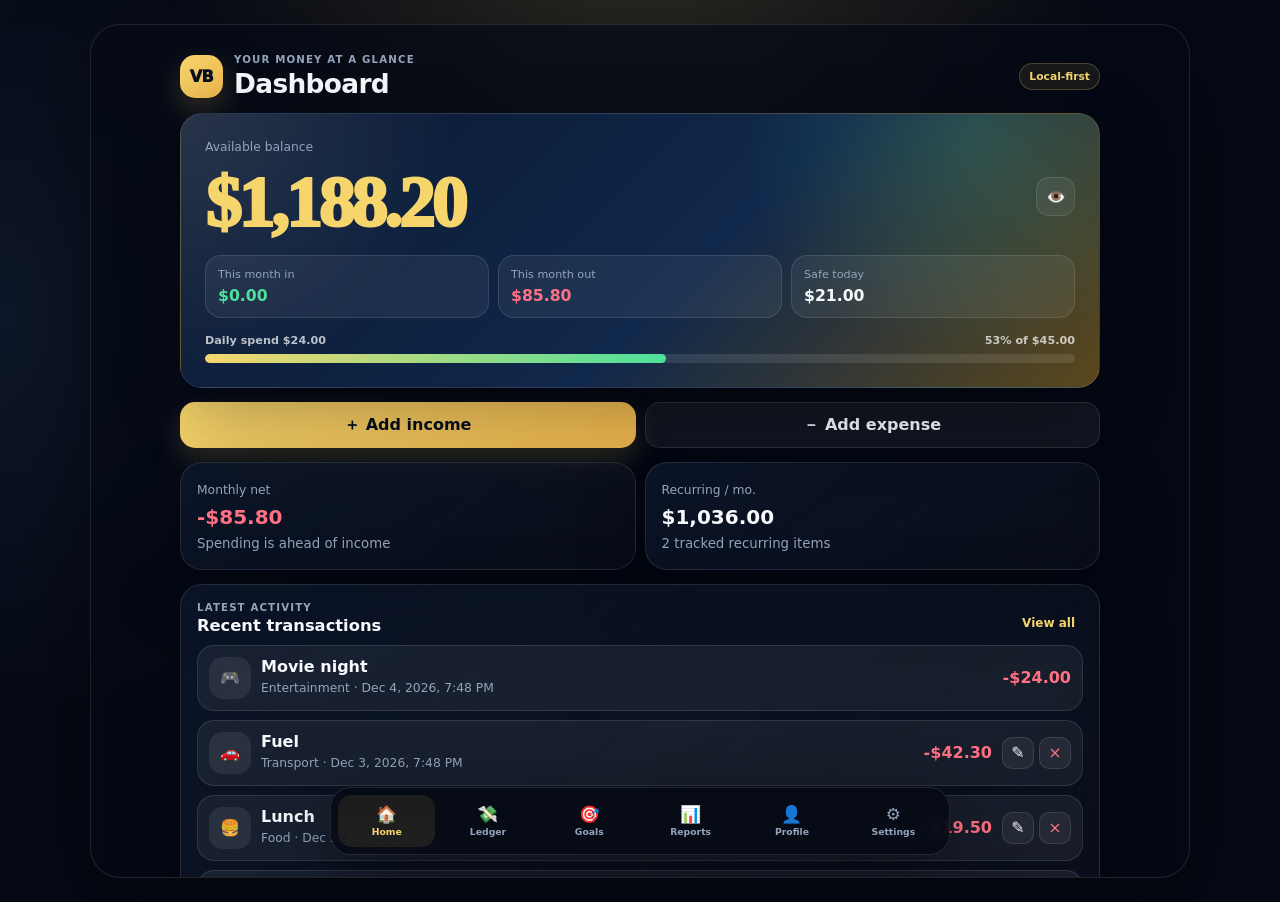
<file: index.html>
<!doctype html>
<html lang="en">
  <head>
    <meta charset="UTF-8" />
    <meta name="viewport" content="width=device-width, initial-scale=1.0, viewport-fit=cover" />
    <meta name="theme-color" content="#050914" />
    <meta name="color-scheme" content="dark" />
    <meta name="description" content="VaultBudget is a private, local-first budgeting dashboard with searchable transactions, goals, reports, backups, and optional Supabase cloud copy." />
    <meta name="application-name" content="VaultBudget" />
    <title>VaultBudget — Private Budget Dashboard</title>
    <link rel="icon" href="./assets/vaultbudget-icon.svg" type="image/svg+xml" />
    <link rel="manifest" href="./manifest.webmanifest" />
    <link rel="stylesheet" href="./styles-core.css" />
    <link rel="stylesheet" href="./styles-components.css" />
    <link rel="stylesheet" href="./styles-responsive.css" />
    <script src="./supabase-config.js"></script>
  </head>
  <body>
    <noscript>VaultBudget needs JavaScript enabled to run.</noscript>
    <div id="app"></div>
    <script src="./app-core.js"></script>
    <script src="./app-dashboard.js"></script>
    <script src="./app-reports.js"></script>
    <script src="./app-settings.js"></script>
    <script src="./app-actions.js"></script>
    <script src="./app-cloud.js"></script>
    <script src="./app-init.js"></script>
  </body>
</html>
</file>
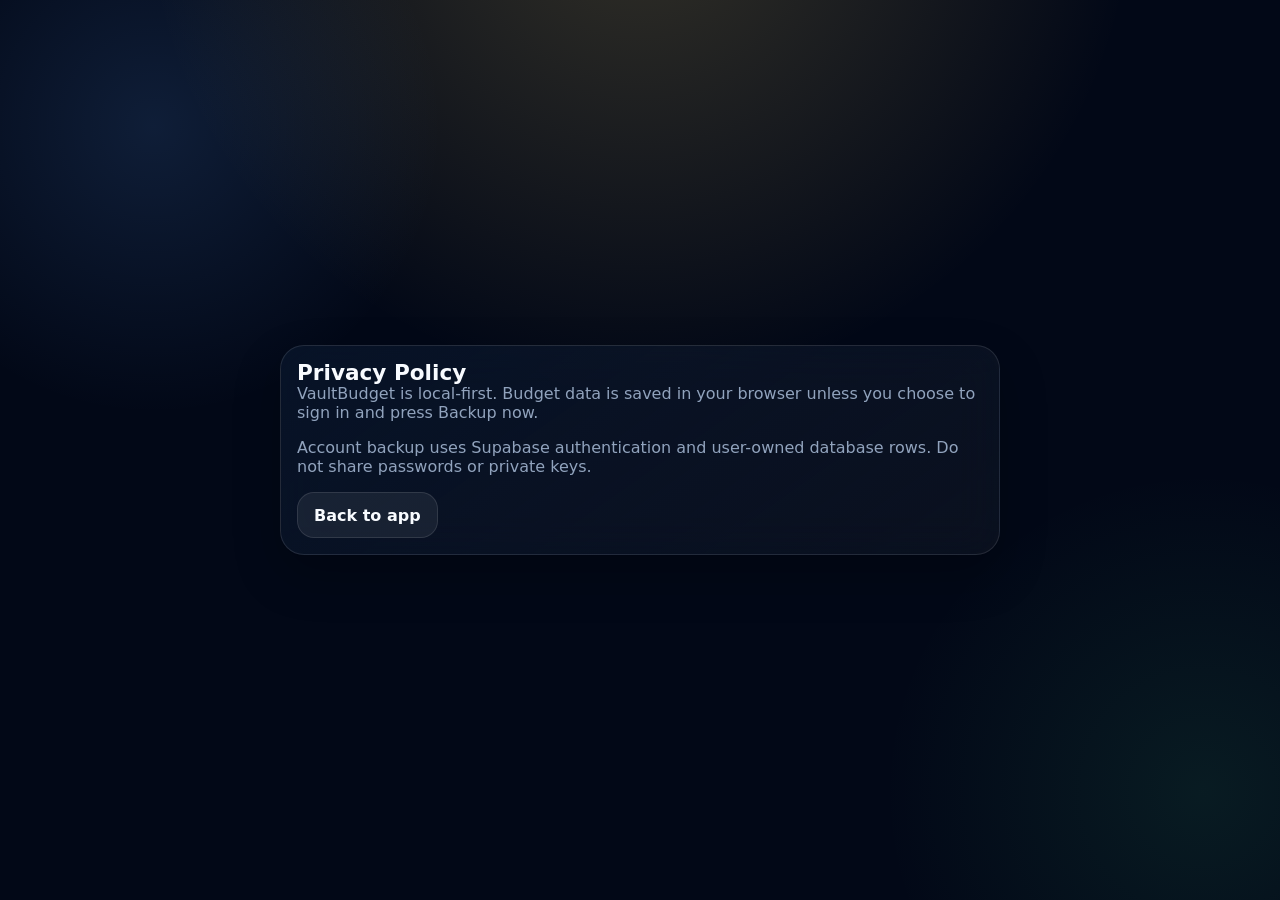
<file: privacy.html>
<!doctype html>
<html lang="en">
  <head>
    <meta charset="UTF-8" />
    <meta name="viewport" content="width=device-width, initial-scale=1.0" />
    <title>VaultBudget Privacy</title>
    <link rel="stylesheet" href="./styles.css" />
  </head>
  <body>
    <main class="stage">
      <section class="card" style="max-width: 720px">
        <h1>Privacy Policy</h1>
        <p class="muted">VaultBudget is local-first. Budget data is saved in your browser unless you choose to sign in and press Backup now.</p>
        <p class="muted">Account backup uses Supabase authentication and user-owned database rows. Do not share passwords or private keys.</p>
        <a class="secondary" style="display:inline-grid;place-items:center;padding:0 16px;text-decoration:none" href="./index.html">Back to app</a>
      </section>
    </main>
  </body>
</html>
</file>
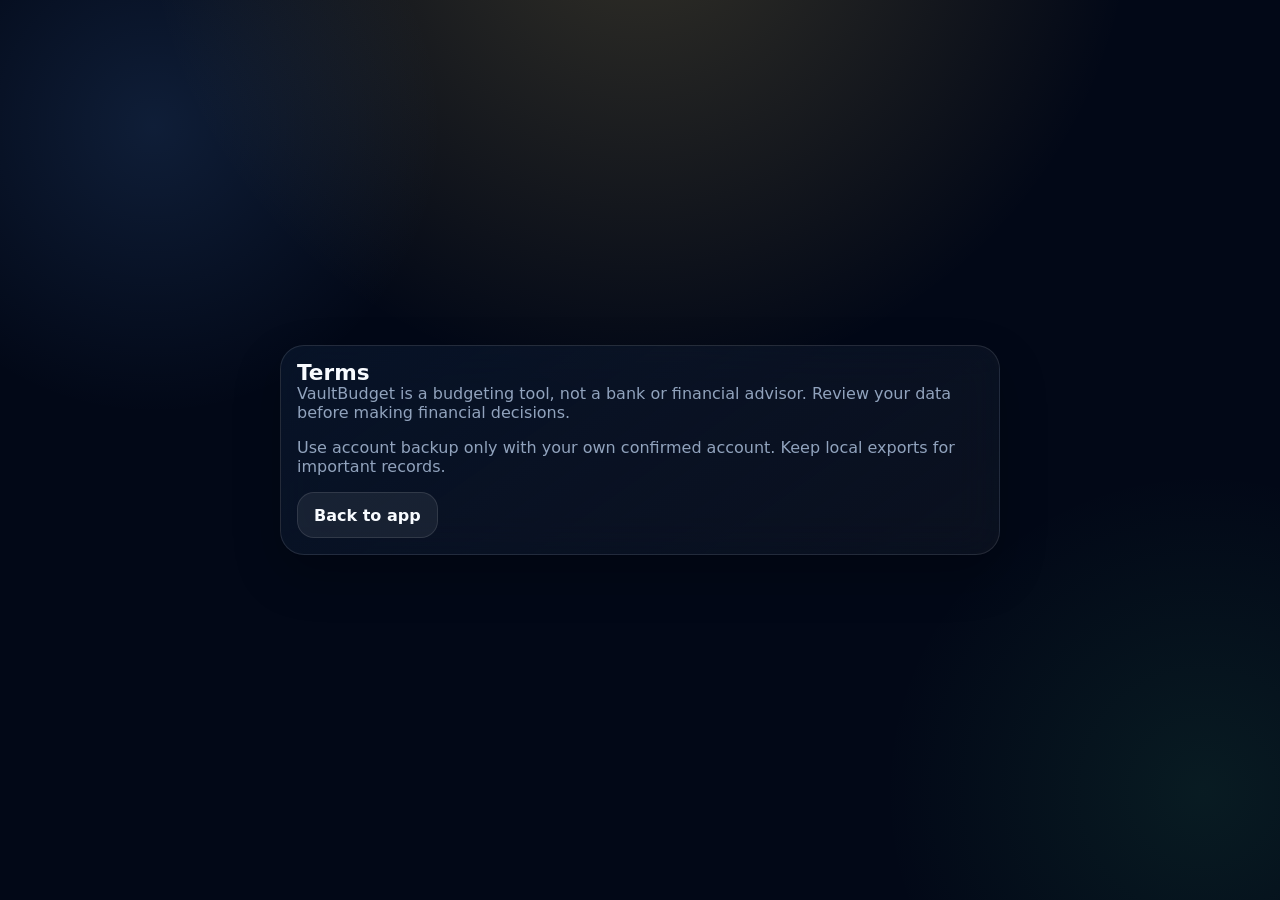
<file: terms.html>
<!doctype html>
<html lang="en">
  <head>
    <meta charset="UTF-8" />
    <meta name="viewport" content="width=device-width, initial-scale=1.0" />
    <title>VaultBudget Terms</title>
    <link rel="stylesheet" href="./styles.css" />
  </head>
  <body>
    <main class="stage">
      <section class="card" style="max-width: 720px">
        <h1>Terms</h1>
        <p class="muted">VaultBudget is a budgeting tool, not a bank or financial advisor. Review your data before making financial decisions.</p>
        <p class="muted">Use account backup only with your own confirmed account. Keep local exports for important records.</p>
        <a class="secondary" style="display:inline-grid;place-items:center;padding:0 16px;text-decoration:none" href="./index.html">Back to app</a>
      </section>
    </main>
  </body>
</html>
</file>
<file: styles-core.css>
:root {
  color-scheme: dark;
  font-family: Inter, ui-sans-serif, system-ui, -apple-system, BlinkMacSystemFont, "Segoe UI", sans-serif;
  --bg: #050914; --bg-2: #091120; --panel: rgba(12, 23, 43, .82); --panel-strong: #101c31;
  --soft: rgba(255,255,255,.06); --soft-2: rgba(255,255,255,.09); --line: rgba(255,255,255,.11);
  --text: #f7f9fd; --muted: #93a4bd; --gold: #f6d56d; --gold-2: #eeb74d; --green: #4ee09a;
  --red: #ff7183; --amber: #ffc55d; --blue: #67a7ff; --shadow: 0 22px 70px rgba(0,0,0,.32);
}
* { box-sizing: border-box; }
html { background: var(--bg); }
body { margin: 0; min-width: 320px; min-height: 100vh; color: var(--text); background: radial-gradient(circle at 50% -10%, rgba(246,213,109,.17), transparent 30rem), radial-gradient(circle at 0 35%, rgba(103,167,255,.09), transparent 26rem), var(--bg); }
button,input,select { font: inherit; }
button { border: 0; cursor: pointer; -webkit-tap-highlight-color: transparent; }
button:disabled { cursor: not-allowed; opacity: .5; }
button,input,select { outline: none; }
button:focus-visible,input:focus-visible,select:focus-visible { box-shadow: 0 0 0 3px rgba(103,167,255,.28); border-color: rgba(103,167,255,.7) !important; }
h1,h2,h3,p { margin-top: 0; }
h1 { margin-bottom: 0; font-size: clamp(1.25rem, 3vw, 1.65rem); letter-spacing: -.025em; }
h2 { margin-bottom: 10px; font-size: 1.02rem; }
small { line-height: 1.35; }
.hidden { display: none !important; }
.muted { color: var(--muted); }
.small { font-size: .77rem; line-height: 1.5; }
.positive { color: var(--green) !important; }
.negative,.danger-text { color: var(--red) !important; }
.dimmed { opacity: .7; }

.stage { min-height: 100dvh; display: flex; justify-content: center; }
.app { position: relative; width: 100%; min-height: 100dvh; background: linear-gradient(180deg, rgba(255,255,255,.02), transparent 24rem); }
.screen { min-height: 100dvh; overflow-y: auto; padding: 20px 16px 112px; scrollbar-width: none; }
.screen::-webkit-scrollbar { display: none; }
.stack { display: grid; gap: 14px; }
.stack.compact { gap: 9px; }
.page-enter { animation: pageIn .2s ease-out; }
@keyframes pageIn { from { opacity: .65; transform: translateY(4px); } }

.topbar,.section-head,.hero-top { display: flex; align-items: center; justify-content: space-between; gap: 12px; }
.brand { display: flex; align-items: center; gap: 11px; min-width: 0; }
.mark { width: 43px; height: 43px; display: grid; place-items: center; flex: 0 0 auto; border-radius: 15px; color: #07101e; font-weight: 950; letter-spacing: -.04em; background: linear-gradient(135deg,var(--gold),var(--gold-2)); box-shadow: 0 12px 30px rgba(246,213,109,.2); }
.eyebrow { margin-bottom: 3px; color: var(--muted); text-transform: uppercase; letter-spacing: .11em; font-weight: 850; font-size: .64rem; }
.card { border: 1px solid var(--line); border-radius: 22px; padding: 16px; background: linear-gradient(145deg,var(--panel),rgba(255,255,255,.025)); box-shadow: var(--shadow); backdrop-filter: blur(20px); }
.hero-card { padding: 20px; overflow: hidden; background: radial-gradient(circle at 86% 8%,rgba(78,224,154,.18),transparent 14rem), radial-gradient(circle at 0 0,rgba(255,255,255,.12),transparent 17rem), linear-gradient(135deg,#0b1830,#10284b 56%,#5b481b); }
.balance { margin: 8px 0 18px; color: var(--gold); font-family: ui-serif,Georgia,"Times New Roman",serif; font-weight: 950; line-height: .95; letter-spacing: -.045em; font-size: clamp(2.65rem, 12vw, 4.35rem); }

.metric-grid,.insight-grid { display: grid; grid-template-columns: repeat(2,minmax(0,1fr)); gap: 9px; }
.metric-grid.report-metrics { grid-template-columns: repeat(3,minmax(0,1fr)); }
.metric { min-width: 0; padding: 12px; border: 1px solid var(--line); border-radius: 16px; background: var(--soft); }
.metric span,.metric small { display: block; color: var(--muted); font-size: .7rem; }
.metric strong { display: block; margin-top: 5px; overflow: hidden; text-overflow: ellipsis; font-size: .98rem; }
.mini-card strong { display: block; margin: 5px 0 4px; font-size: 1.25rem; }
.mini-card small { color: var(--muted); }

.limit-head { display: flex; justify-content: space-between; gap: 12px; margin: 16px 0 7px; color: rgba(255,255,255,.72); font-size: .7rem; font-weight: 750; }
.progress { height: 9px; overflow: hidden; border-radius: 999px; background: rgba(255,255,255,.1); }
.bar { height: 100%; border-radius: inherit; background: linear-gradient(90deg,var(--gold),var(--green)); transition: width .35s ease; }
.bar.red { background: linear-gradient(90deg,var(--amber),var(--red)); }

.quick-actions,.button-row,.filter-row { display: grid; grid-template-columns: repeat(2,minmax(0,1fr)); gap: 9px; }
.primary,.secondary,.danger { min-height: 46px; padding: 0 13px; border-radius: 15px; font-weight: 850; transition: transform .15s ease, filter .15s ease, background .15s ease; }
.primary:hover,.secondary:hover,.danger:hover,.icon-button:hover,.tiny-button:hover { filter: brightness(1.08); }
.primary:active,.secondary:active,.danger:active { transform: scale(.985); }
.primary { color: #07101e; background: linear-gradient(135deg,var(--gold),var(--gold-2)); box-shadow: 0 12px 28px rgba(246,213,109,.17); }
.secondary { color: var(--text); border: 1px solid var(--line); background: var(--soft); }
.danger { color: var(--red); background: rgba(255,113,131,.13); }
.danger.ghost { border: 1px solid rgba(255,113,131,.2); }
.text-button { padding: 6px 8px; background: transparent; color: var(--gold); font-size: .75rem; font-weight: 850; }
.icon-button,.tiny-button { display: grid; place-items: center; color: var(--text); border: 1px solid var(--line); background: var(--soft); }
.icon-button { width: 39px; height: 39px; border-radius: 13px; }
.tiny-button { width: 32px; height: 32px; border-radius: 10px; }
</file>
<file: styles-components.css>
.notice { display: flex; align-items: flex-start; gap: 10px; padding: 13px 14px; border-radius: 16px; font-size: .78rem; }
.notice strong { flex: 0 0 auto; }
.danger-notice { border: 1px solid rgba(255,113,131,.24); background: rgba(255,113,131,.09); color: #ffd5db; }

.row { display: grid; grid-template-columns: 42px minmax(0,1fr) auto; gap: 10px; align-items: center; padding: 11px; border: 1px solid var(--line); border-radius: 17px; background: var(--soft); }
.transaction-row { grid-template-columns: 42px minmax(0,1fr) auto; }
.transaction-row:has(.row-actions) { grid-template-columns: 42px minmax(0,1fr) auto auto; }
.recurring-row { grid-template-columns: 42px minmax(0,1fr) auto 32px; }
.emoji { width: 42px; height: 42px; display: grid; place-items: center; border-radius: 14px; background: rgba(255,255,255,.075); }
.row-copy { min-width: 0; }
.row-copy strong,.row-copy p { overflow: hidden; white-space: nowrap; text-overflow: ellipsis; }
.row-copy p { margin: 3px 0 0; }
.amount { text-align: right; font-weight: 900; white-space: nowrap; }
.row-actions { display: flex; gap: 5px; }

.toolbar { display: grid; gap: 10px; }
.search-wrap { position: relative; display: block; }
.search-wrap > span { position: absolute; left: 13px; top: 50%; transform: translateY(-50%); color: var(--muted); pointer-events: none; }
.search-wrap .input { padding-left: 36px; }
.input,.select { width: 100%; min-height: 44px; padding: 0 12px; border: 1px solid var(--line); border-radius: 13px; color: var(--text); background: rgba(255,255,255,.055); }
.select option { color: #07101e; }
label { display: grid; gap: 6px; color: var(--muted); font-size: .72rem; font-weight: 800; }
.form { display: grid; gap: 10px; }
.switch-row { grid-template-columns: minmax(0,1fr) auto; align-items: center; padding: 11px 0; }
.switch-row strong,.switch-row small { display: block; }
.switch-row small { margin-top: 3px; color: var(--muted); font-weight: 500; }
.switch-row input { width: 20px; height: 20px; accent-color: var(--gold); }

.goal-actions { display: grid; grid-template-columns: minmax(80px,1fr) auto auto auto; gap: 7px; margin-top: 12px; }
.allocation-input { min-width: 0; }
.category-list { display: grid; gap: 13px; }
.category-item > div:first-child { display: flex; justify-content: space-between; gap: 12px; margin-bottom: 7px; font-size: .8rem; }
.trend-chart { display: grid; grid-template-columns: repeat(6,minmax(0,1fr)); gap: 7px; height: 180px; align-items: end; padding-top: 12px; }
.trend-col { display: grid; grid-template-rows: auto 1fr auto; gap: 6px; height: 100%; text-align: center; color: var(--muted); font-size: .63rem; min-width: 0; }
.trend-value { overflow: hidden; text-overflow: ellipsis; }
.trend-track { position: relative; height: 100%; min-height: 80px; border-radius: 8px; background: rgba(255,255,255,.035); overflow: hidden; }
.trend-bar { position: absolute; bottom: 0; left: 0; right: 0; border-radius: 8px 8px 3px 3px; background: linear-gradient(180deg,var(--gold),rgba(246,213,109,.16)); }

.pill { display: inline-flex; align-items: center; min-height: 27px; padding: 0 9px; border: 1px solid var(--line); border-radius: 999px; color: var(--muted); background: var(--soft); font-size: .67rem; font-weight: 850; white-space: nowrap; }
.pill.ready { color: var(--green); border-color: rgba(78,224,154,.25); background: rgba(78,224,154,.09); }
.pill.pending { color: var(--gold); border-color: rgba(246,213,109,.23); background: rgba(246,213,109,.08); }
.profile-card { display: flex; align-items: center; gap: 14px; }
.profile-avatar { width: 64px; height: 64px; display: grid; place-items: center; flex: 0 0 auto; border-radius: 20px; font-size: 1.8rem; background: linear-gradient(135deg,rgba(246,213,109,.17),rgba(103,167,255,.12)); border: 1px solid var(--line); }
.badge-grid { display: flex; flex-wrap: wrap; gap: 8px; }
.achievement { padding: 8px 10px; border: 1px solid var(--line); border-radius: 999px; background: var(--soft); color: #dbe6f5; font-size: .72rem; }
.empty { display: grid; justify-items: center; gap: 5px; padding: 24px 12px; text-align: center; color: var(--muted); }
.empty > div { font-size: 1.6rem; color: var(--gold); }
.empty p { margin: 0; max-width: 32ch; font-size: .74rem; }
.status-line { margin-top: 10px; }
.fine-print { box-shadow: none; }

.tabs { position: fixed; z-index: 15; left: 10px; right: 10px; bottom: max(10px,env(safe-area-inset-bottom)); display: grid; grid-template-columns: repeat(6,minmax(0,1fr)); gap: 4px; padding: 7px; border: 1px solid var(--line); border-radius: 21px; background: rgba(5,10,20,.87); box-shadow: 0 22px 70px rgba(0,0,0,.45); backdrop-filter: blur(22px); }
.tab { min-width: 0; min-height: 52px; display: grid; place-items: center; align-content: center; gap: 2px; border-radius: 14px; color: var(--muted); background: transparent; }
.tab span { font-size: 1.05rem; }
.tab small { overflow: hidden; max-width: 100%; text-overflow: ellipsis; font-size: .58rem; font-weight: 800; }
.tab.active { color: var(--gold); background: rgba(246,213,109,.09); }

.modal { position: fixed; z-index: 30; inset: 0; display: grid; place-items: end center; padding: 14px; background: rgba(2,6,15,.72); backdrop-filter: blur(16px); }
.sheet { width: min(100%,500px); max-height: min(88dvh,760px); overflow-y: auto; border-radius: 26px; animation: sheetUp .2s ease-out; }
@keyframes sheetUp { from { opacity: .5; transform: translateY(12px); } }
</file>
<file: styles-responsive.css>
@media (max-width: 520px) {
  .metric-grid.report-metrics { grid-template-columns: 1fr 1fr; }
  .metric-grid.report-metrics .metric:last-child { grid-column: 1 / -1; }
  .transaction-row:has(.row-actions) { grid-template-columns: 42px minmax(0,1fr) auto; }
  .transaction-row .row-actions { grid-column: 2 / -1; justify-content: flex-end; }
  .goal-actions { grid-template-columns: minmax(90px,1fr) 1fr; }
  .goal-actions .danger { grid-column: span 2; }
}
@media (min-width: 760px) {
  .stage { padding: 24px; }
  .app { width: min(100%,1100px); min-height: calc(100dvh - 48px); border: 1px solid var(--line); border-radius: 30px; overflow: hidden; box-shadow: 0 38px 100px rgba(0,0,0,.42); background: rgba(5,9,20,.7); }
  .screen { height: calc(100dvh - 48px); min-height: 720px; padding: 28px 28px 116px; }
  .tabs { position: absolute; left: 50%; right: auto; width: min(620px,calc(100% - 56px)); transform: translateX(-50%); bottom: 22px; }
  .metric-grid { grid-template-columns: repeat(3,minmax(0,1fr)); }
  .insight-grid { grid-template-columns: repeat(2,minmax(0,1fr)); }
  .modal { position: absolute; border-radius: 30px; place-items: center; }
}
@media (min-width: 980px) {
  .screen > .stack { width: min(100%,920px); margin: 0 auto; }
  .hero-card { padding: 24px; }
  .balance { font-size: 4.5rem; }
}
@media (prefers-reduced-motion: reduce) { *,*::before,*::after { animation-duration: .001ms !important; transition-duration: .001ms !important; scroll-behavior: auto !important; } }
</file>
<file: styles.css>
:root {
  color-scheme: dark;
  font-family: Inter, ui-sans-serif, system-ui, -apple-system, BlinkMacSystemFont, "Segoe UI", sans-serif;
  --bg: #020817;
  --panel: rgba(9, 22, 44, 0.78);
  --panel-strong: rgba(13, 31, 60, 0.92);
  --soft: rgba(255, 255, 255, 0.065);
  --line: rgba(255, 255, 255, 0.11);
  --text: #f8fbff;
  --muted: #91a3bd;
  --gold: #f8d56b;
  --gold-2: #f4b83f;
  --green: #48df94;
  --red: #ff667a;
  --amber: #ffbf4d;
  --blue: #5ea3ff;
}

* { box-sizing: border-box; }
body {
  margin: 0;
  min-width: 320px;
  min-height: 100vh;
  background:
    radial-gradient(circle at 50% -12%, rgba(248, 213, 107, 0.2), transparent 31rem),
    radial-gradient(circle at 12% 14%, rgba(94, 163, 255, 0.14), transparent 18rem),
    radial-gradient(circle at 94% 88%, rgba(72, 223, 148, 0.09), transparent 20rem),
    var(--bg);
  color: var(--text);
}
button, input, select { font: inherit; }
button { cursor: pointer; border: 0; -webkit-tap-highlight-color: transparent; }
button:disabled { cursor: not-allowed; opacity: 0.55; }
a { color: inherit; }

.stage {
  min-height: 100dvh !important;
  display: flex;
  justify-content: center;
  align-items: center;
  padding: 0 !important;
}

.app {
  position: relative;
  width: 100% !important;
  max-width: 100% !important;
  height: 100dvh !important;
  min-height: 100dvh !important;
  overflow: hidden !important;
  border: none !important;
  border-radius: 0 !important;
  background:
    linear-gradient(180deg, rgba(255, 255, 255, 0.035), transparent 22rem),
    var(--bg) !important;
}

.screen {
  height: calc(100% - 94px);
  overflow-y: auto;
  padding: 22px 18px 20px;
  scrollbar-width: none;
}
.screen::-webkit-scrollbar { display: none; }
.stack { display: grid; gap: 16px; }
.topbar {
  display: flex;
  align-items: center;
  justify-content: space-between;
  gap: 14px;
}
.brand { display: flex; align-items: center; gap: 10px; }
.mark {
  display: grid;
  width: 42px;
  height: 42px;
  place-items: center;
  border-radius: 16px;
  background: linear-gradient(135deg, var(--gold), var(--gold-2));
  color: #06101f;
  font-weight: 950;
  box-shadow: 0 14px 34px rgba(248, 213, 107, 0.24);
}
.eyebrow {
  margin: 0;
  color: var(--muted);
  font-size: 0.72rem;
  font-weight: 800;
  text-transform: uppercase;
}
h1, h2, h3, p { margin-top: 0; }
h1 { margin-bottom: 0; font-size: 1.35rem; line-height: 1.05; }
h2 { margin-bottom: 10px; font-size: 1rem; }
.muted { color: var(--muted); }
.small { font-size: 0.75rem; line-height: 1.35; }
.card {
  border: 1px solid var(--line);
  border-radius: 24px;
  background: linear-gradient(145deg, var(--panel), rgba(255, 255, 255, 0.035));
  box-shadow: 0 20px 48px rgba(0, 0, 0, 0.24);
  backdrop-filter: blur(20px);
  padding: 16px;
}
.balance-card {
  position: relative;
  overflow: hidden;
  padding: 22px;
  min-height: 218px;
  background:
    radial-gradient(circle at 18% 0%, rgba(255, 255, 255, 0.2), transparent 15rem),
    radial-gradient(circle at 84% 38%, rgba(72, 223, 148, 0.22), transparent 10rem),
    linear-gradient(135deg, #0a1730 0%, #12284b 44%, #6c521b 100%);
}
.balance {
  margin: 10px 0 8px;
  color: var(--gold);
  font-family: ui-serif, Georgia, "Times New Roman", serif;
  font-size: clamp(3.1rem, 12vw, 4.4rem);
  font-weight: 950;
  line-height: 0.95;
}
.grid-2 { display: grid; grid-template-columns: repeat(2, minmax(0, 1fr)); gap: 10px; }
.grid-3 { display: grid; grid-template-columns: repeat(3, minmax(0, 1fr)); gap: 10px; }
.stat {
  min-width: 0;
  padding: 12px;
  border: 1px solid var(--line);
  border-radius: 18px;
  background: var(--soft);
}
.stat strong { display: block; margin-top: 4px; font-size: 1rem; }
.progress {
  height: 9px;
  overflow: hidden;
  border-radius: 999px;
  background: rgba(255, 255, 255, 0.12);
}
.bar {
  height: 100%;
  border-radius: inherit;
  background: linear-gradient(90deg, var(--gold), var(--green));
  transition: width 420ms ease;
}
.bar.red { background: linear-gradient(90deg, var(--amber), var(--red)); }
.row {
  display: grid;
  grid-template-columns: 42px minmax(0, 1fr) auto;
  gap: 12px;
  align-items: center;
  padding: 12px;
  border: 1px solid var(--line);
  border-radius: 20px;
  background: var(--soft);
}
.emoji {
  display: grid;
  width: 42px;
  height: 42px;
  place-items: center;
  border-radius: 15px;
  background: rgba(255, 255, 255, 0.08);
}
.amount { font-weight: 900; text-align: right; }
.positive { color: var(--green); }
.negative { color: var(--red); }
.pill {
  display: inline-flex;
  align-items: center;
  min-height: 28px;
  padding: 0 10px;
  border: 1px solid var(--line);
  border-radius: 999px;
  background: var(--soft);
  color: var(--muted);
  font-size: 0.72rem;
  font-weight: 820;
}
.pill.ready { color: var(--green); border-color: rgba(72, 223, 148, 0.28); background: rgba(72, 223, 148, 0.1); }
.pill.pending { color: var(--gold); border-color: rgba(248, 213, 107, 0.28); background: rgba(248, 213, 107, 0.1); }
.button-row { display: grid; grid-template-columns: repeat(2, minmax(0, 1fr)); gap: 10px; }
.primary, .secondary, .danger, .tab {
  min-height: 46px;
  border-radius: 17px;
  font-weight: 870;
}
.primary {
  background: linear-gradient(135deg, var(--gold), var(--gold-2));
  color: #06101f;
  box-shadow: 0 15px 34px rgba(248, 213, 107, 0.23);
}
.secondary { border: 1px solid var(--line); background: var(--soft); color: var(--text); }
.danger { background: rgba(255, 102, 122, 0.14); color: var(--red); }
.input, .select {
  width: 100%;
  min-height: 44px;
  border: 1px solid var(--line);
  border-radius: 15px;
  background: rgba(255, 255, 255, 0.06);
  color: var(--text);
  padding: 0 12px;
}
.select option { color: #06101f; }
label { display: grid; gap: 6px; color: var(--muted); font-size: 0.74rem; font-weight: 800; }
.form { display: grid; gap: 10px; }
.tabs {
  position: absolute;
  left: 14px;
  right: 14px;
  bottom: 14px;
  display: grid;
  grid-template-columns: repeat(6, minmax(0, 1fr));
  gap: 6px;
  padding: 8px;
  border: 1px solid var(--line);
  border-radius: 24px;
  background: rgba(5, 12, 26, 0.82);
  backdrop-filter: blur(18px);
}
.tab {
  position: relative;
  min-height: 52px;
  background: transparent;
  color: var(--muted);
  font-size: 0.65rem;
}
.tab.active {
  color: var(--gold);
  background: rgba(248, 213, 107, 0.1);
}
.tab.active::after {
  content: "";
  position: absolute;
  left: 50%;
  bottom: 5px;
  width: 22px;
  height: 3px;
  border-radius: 999px;
  background: var(--gold);
  transform: translateX(-50%);
  box-shadow: 0 0 16px rgba(248, 213, 107, 0.5);
}
.chart {
  display: grid;
  align-items: end;
  grid-template-columns: repeat(6, minmax(0, 1fr));
  gap: 8px;
  height: 150px;
  padding-top: 10px;
}
.chart-col {
  display: grid;
  align-items: end;
  gap: 6px;
  height: 100%;
  color: var(--muted);
  font-size: 0.68rem;
  text-align: center;
}
.chart-bar {
  min-height: 8px;
  border-radius: 999px 999px 6px 6px;
  background: linear-gradient(180deg, var(--gold), rgba(248, 213, 107, 0.18));
}
.modal {
  position: absolute;
  inset: 0;
  z-index: 20;
  display: grid;
  place-items: center;
  padding: 18px;
  background: rgba(2, 8, 23, 0.72);
  backdrop-filter: blur(18px);
}
.sheet {
  width: min(100%, 390px);
  max-height: 88%;
  overflow-y: auto;
}
.close { float: right; width: 38px; height: 38px; border-radius: 14px; }
.hidden { display: none !important; }

@media (max-width: 380px) {
  .screen { padding: 18px 14px 18px; }
  .tabs { left: 10px; right: 10px; }
  .tab { font-size: 0.58rem; }
}

/* PC, Laptop, and Tablet Adaptations */
@media (min-width: 768px) {
  .stage {
    padding: 24px !important;
  }

  .app {
    width: 100% !important;
    max-width: 1024px !important;
    height: calc(100vh - 48px) !important;
    min-height: 720px !important;
    border: 1px solid rgba(255, 255, 255, 0.14) !important;
    border-radius: 32px !important;
    box-shadow: 0 38px 100px rgba(0, 0, 0, 0.54) !important;
  }

  .tabs {
    max-width: 500px;
    margin: 0 auto;
    left: 0;
    right: 0;
  }

  .grid-2 {
    grid-template-columns: repeat(auto-fit, minmax(250px, 1fr));
  }
  .grid-3 {
    grid-template-columns: repeat(auto-fit, minmax(200px, 1fr));
  }
}
</file>
